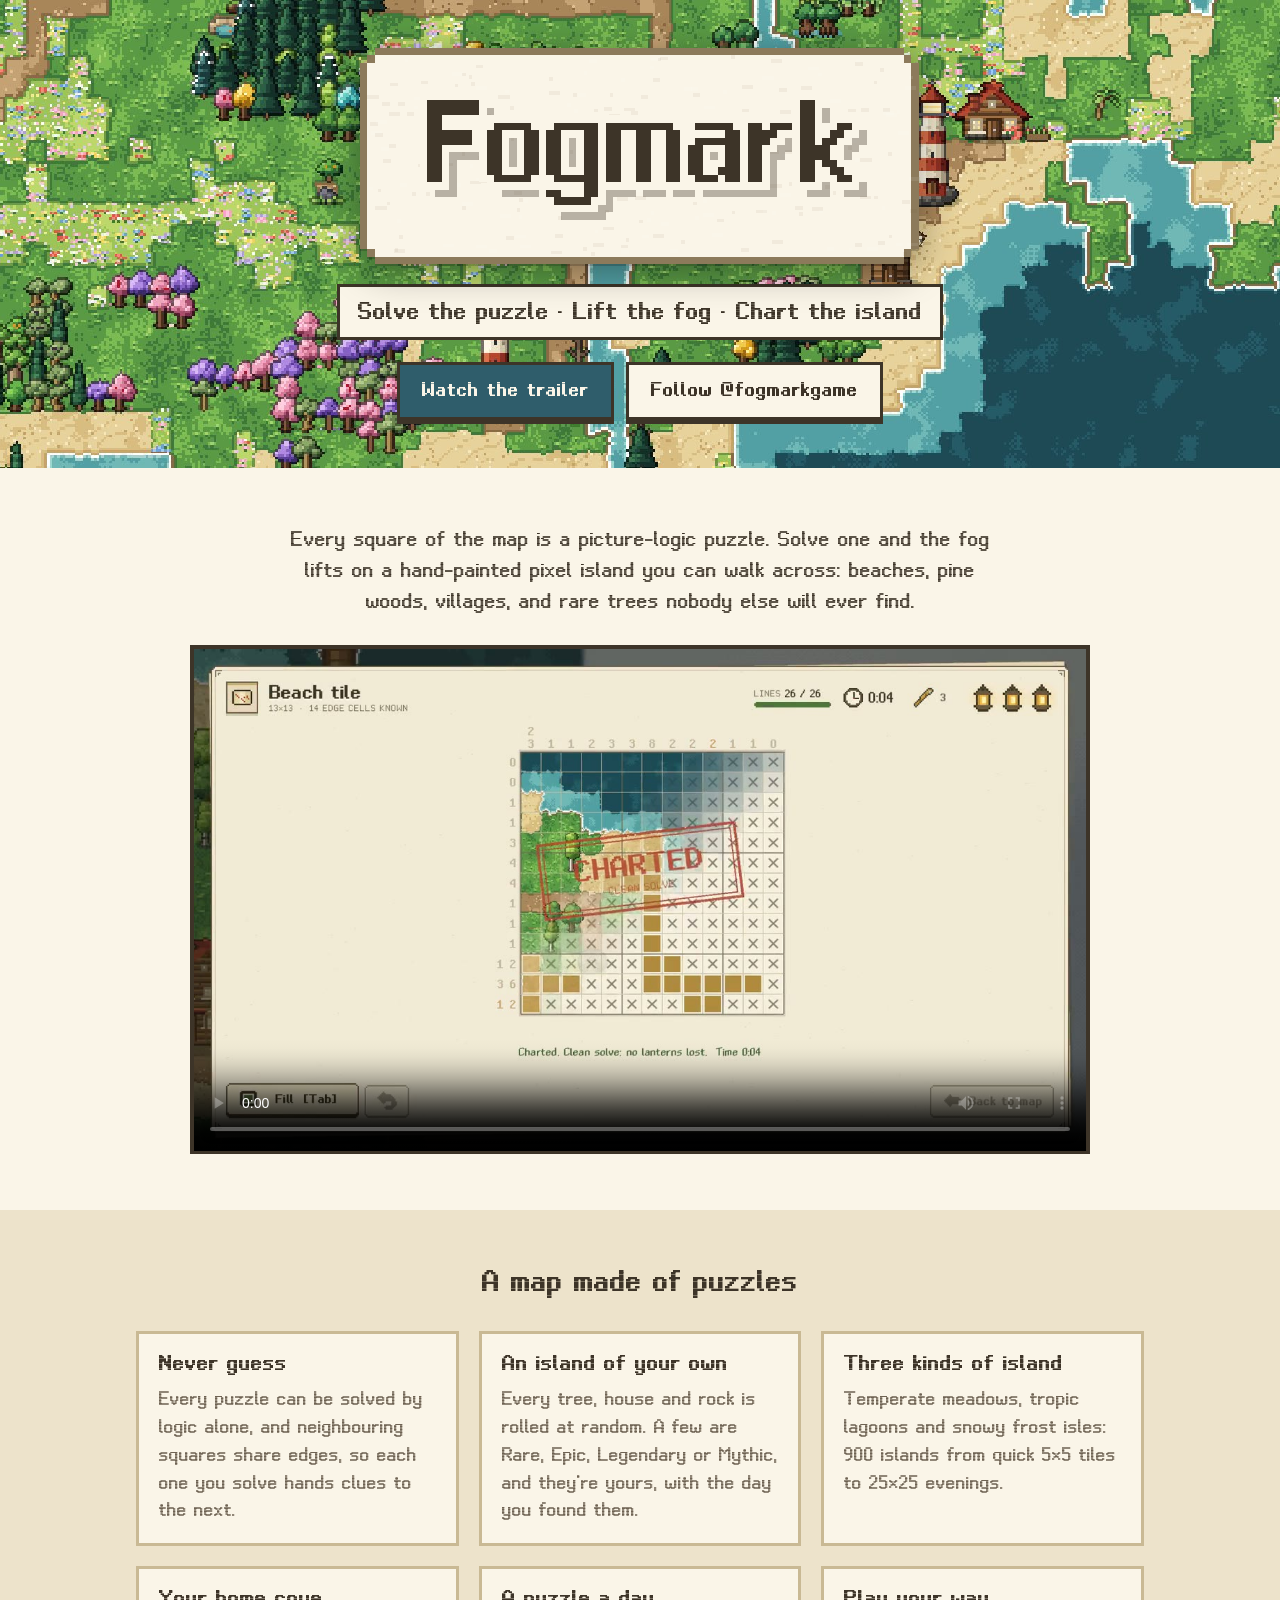
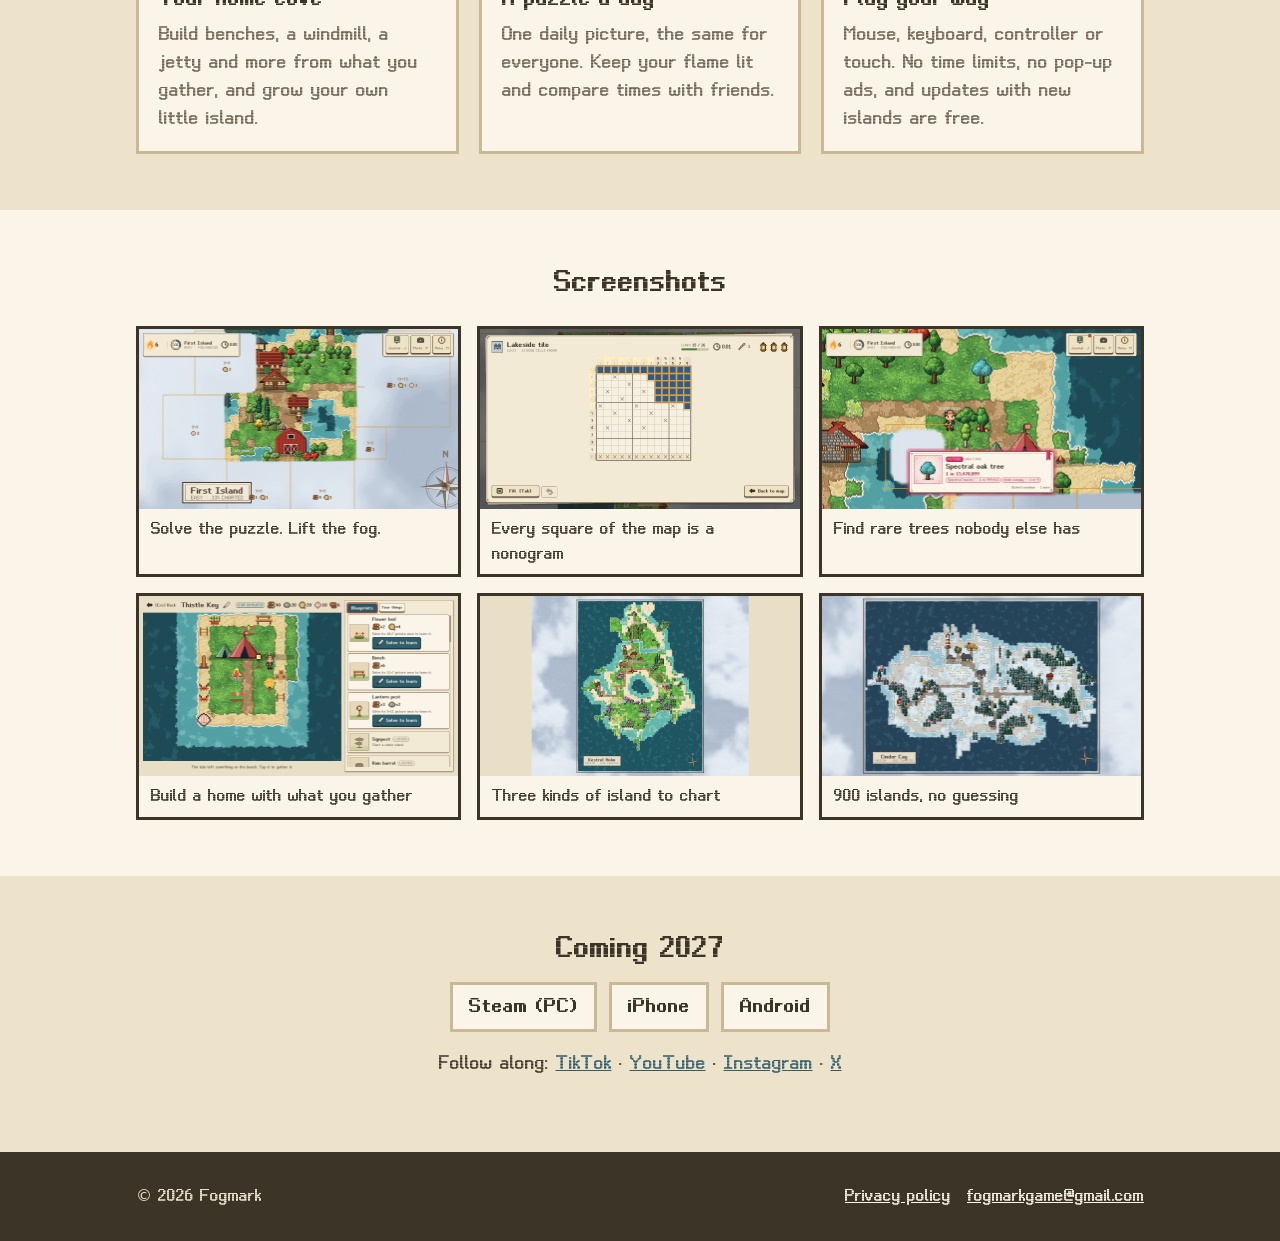
<file: index.html>
<!doctype html>
<html lang="en">
<head>
<meta charset="utf-8">
<meta name="viewport" content="width=device-width, initial-scale=1">
<title>Fogmark: a cozy nonogram island game</title>
<meta name="description" content="Solve the puzzle · Lift the fog · Chart the island. Every square of the map is a nonogram. Coming to Steam, iPhone and Android.">
<meta property="og:title" content="Fogmark">
<meta property="og:description" content="Solve the puzzle · Lift the fog · Chart the island. Every square of the map is a nonogram.">
<meta property="og:image" content="https://fogmarkgame.com/img/share.jpg">
<meta property="og:url" content="https://fogmarkgame.com/">
<meta name="twitter:card" content="summary_large_image">
<link rel="icon" href="favicon.png">
<link rel="apple-touch-icon" href="apple-touch-icon.png">
<link rel="stylesheet" href="style.css">
</head>
<body>

<header class="hero">
  <div>
    <h1 style="margin:0"><img class="logo" src="img/logo.png" alt="Fogmark" width="1052" height="409"></h1>
    <div class="tagline">Solve the puzzle · Lift the fog · Chart the island</div>
    <div class="cta">
      <!-- When the Steam page is live: href="https://store.steampowered.com/app/APP_ID/Fogmark/" and text "Wishlist on Steam" -->
      <a class="button" href="#trailer">Watch the trailer</a>
      <a class="button light" href="https://www.tiktok.com/@fogmarkgame">Follow @fogmarkgame</a>
    </div>
  </div>
</header>

<section class="paper" id="trailer">
  <div class="wrap">
    <p class="lede">Every square of the map is a picture-logic puzzle. Solve one and the fog lifts on a hand-painted pixel island you can walk across: beaches, pine woods, villages, and rare trees nobody else will ever find.</p>
    <div class="video" style="margin-top:28px">
      <video controls playsinline preload="metadata" poster="img/trailer_poster.jpg" width="1280" height="720">
        <source src="media/trailer.mp4" type="video/mp4">
      </video>
    </div>
  </div>
</section>

<section>
  <div class="wrap">
    <h2 style="text-align:center">A map made of puzzles</h2>
    <div class="features">
      <div class="card"><h3>Never guess</h3><p>Every puzzle can be solved by logic alone, and neighbouring squares share edges, so each one you solve hands clues to the next.</p></div>
      <div class="card"><h3>An island of your own</h3><p>Every tree, house and rock is rolled at random. A few are Rare, Epic, Legendary or Mythic, and they're yours, with the day you found them.</p></div>
      <div class="card"><h3>Three kinds of island</h3><p>Temperate meadows, tropic lagoons and snowy frost isles: 900 islands from quick 5×5 tiles to 25×25 evenings.</p></div>
      <div class="card"><h3>Your home cove</h3><p>Build benches, a windmill, a jetty and more from what you gather, and grow your own little island.</p></div>
      <div class="card"><h3>A puzzle a day</h3><p>One daily picture, the same for everyone. Keep your flame lit and compare times with friends.</p></div>
      <div class="card"><h3>Play your way</h3><p>Mouse, keyboard, controller or touch. No time limits, no pop-up ads, and updates with new islands are free.</p></div>
    </div>
  </div>
</section>

<section class="paper">
  <div class="wrap">
    <h2 style="text-align:center">Screenshots</h2>
    <div class="shots">
      <figure><img src="img/01_map.jpg" alt="A half-charted island with fog around it" loading="lazy" width="1280" height="720"><figcaption>Solve the puzzle. Lift the fog.</figcaption></figure>
      <figure><img src="img/02_puzzle.jpg" alt="A 13 by 13 nonogram most of the way solved" loading="lazy" width="1280" height="720"><figcaption>Every square of the map is a nonogram</figcaption></figure>
      <figure><img src="img/03_rare_find.jpg" alt="A Mythic spectral oak tree find card" loading="lazy" width="1280" height="720"><figcaption>Find rare trees nobody else has</figcaption></figure>
      <figure><img src="img/04_cove.jpg" alt="The home cove with things built" loading="lazy" width="1280" height="720"><figcaption>Build a home with what you gather</figcaption></figure>
      <figure><img src="img/05_tropic.jpg" alt="A charted tropic island" loading="lazy" width="1280" height="720"><figcaption>Three kinds of island to chart</figcaption></figure>
      <figure><img src="img/08_frost.jpg" alt="A charted snowy frost island" loading="lazy" width="1280" height="720"><figcaption>900 islands, no guessing</figcaption></figure>
    </div>
  </div>
</section>

<section class="platforms">
  <div class="wrap">
    <h2>Coming 2027</h2>
    <ul><li>Steam (PC)</li><li>iPhone</li><li>Android</li></ul>
    <p>Follow along: <a href="https://www.tiktok.com/@fogmarkgame">TikTok</a> · <a href="https://www.youtube.com/@fogmarkgame">YouTube</a> · <a href="https://www.instagram.com/fogmarkgame">Instagram</a> · <a href="https://x.com/fogmarkgame">X</a></p>
  </div>
</section>

<footer>
  <div class="wrap row">
    <div>© 2026 Fogmark</div>
    <nav><a href="privacy.html">Privacy policy</a><a href="mailto:fogmarkgame@gmail.com">fogmarkgame@gmail.com</a></nav>
  </div>
</footer>

</body>
</html>
</file>
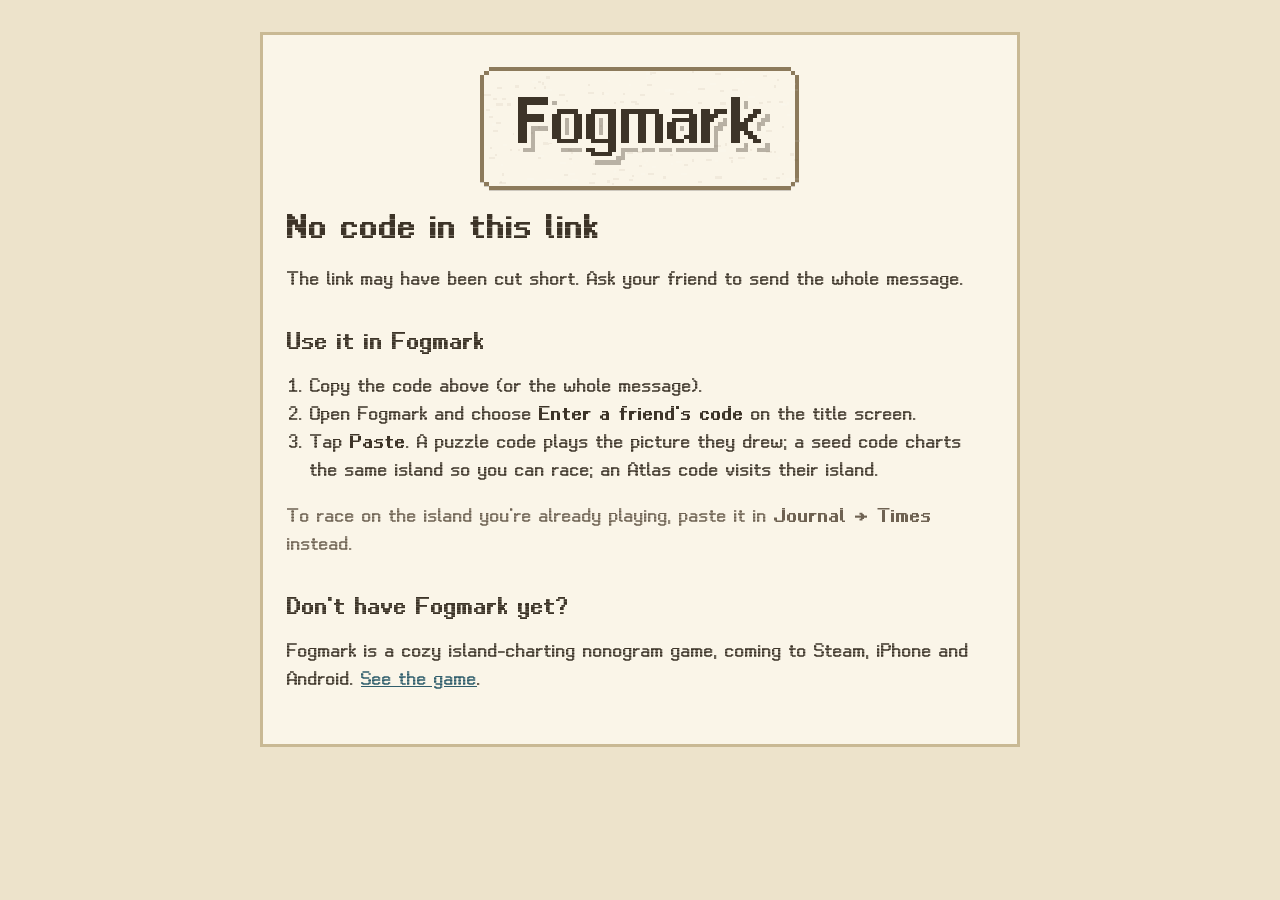
<file: code.html>
<!doctype html>
<html lang="en">
<head>
<meta charset="utf-8">
<meta name="viewport" content="width=device-width, initial-scale=1">
<title>A Fogmark code</title>
<meta name="description" content="A friend shared their Fogmark island. Copy the code and enter it in the game.">
<meta property="og:title" content="A friend shared something from Fogmark">
<meta property="og:description" content="Copy the code, then open Fogmark and enter it: play the puzzle they drew, chart the same island, visit theirs or race their times.">
<meta property="og:image" content="https://fogmarkgame.com/img/share.jpg">
<meta name="robots" content="noindex">
<link rel="icon" href="favicon.png">
<link rel="stylesheet" href="style.css">
<style>
  .code { background: #fff; border: 3px solid var(--ink); padding: 12px 14px; margin: 10px 0 4px;
    font: 700 20px/1.3 ui-monospace, Menlo, Consolas, monospace; word-break: break-all; user-select: all; }
  .kind { color: var(--ink-soft); font-size: 15px; margin: 18px 0 0; }
  .doc .button { cursor: pointer; font: inherit; font-weight: 700; margin-top: 8px; }
  .doc ol { padding-left: 1.3em; }
  .none { display: none; }
</style>
</head>
<body>
<main class="doc">
  <img src="img/logo.png" alt="Fogmark" style="width:min(320px,70vw);image-rendering:pixelated;margin:0 auto 18px">
  <h1 id="title">A friend shared something from Fogmark</h1>
  <div id="codes"></div>
  <button class="button" id="copy" type="button">Copy the code</button>
  <p id="copied" class="muted"></p>

  <h2>Use it in Fogmark</h2>
  <ol>
    <li>Copy the code above (or the whole message).</li>
    <li>Open Fogmark and choose <strong>Enter a friend's code</strong> on the title screen.</li>
    <li>Tap <strong>Paste</strong>. A puzzle code plays the picture they drew; a seed code charts the same island so you can race; an Atlas code visits their island.</li>
  </ol>
  <p class="muted">To race on the island you're already playing, paste it in <strong>Journal → Times</strong> instead.</p>

  <h2>Don't have Fogmark yet?</h2>
  <p>Fogmark is a cozy island-charting nonogram game, coming to Steam, iPhone and Android. <a href="index.html">See the game</a>.</p>
</main>
<script>
(function () {
  // Codes ride in the link's #fragment, which never reaches the server.
  var raw = decodeURIComponent(location.hash.slice(1));
  var codes = raw.split(',').map(function (c) { return c.toUpperCase().replace(/[^A-Z0-9-]/g, '').slice(0, 200); })
    .filter(function (c) { return /^(FOG|HUSH)-/.test(c); });
  var box = document.getElementById('codes');
  var copy = document.getElementById('copy');
  if (!codes.length) {
    document.getElementById('title').textContent = 'No code in this link';
    box.innerHTML = '<p>The link may have been cut short. Ask your friend to send the whole message.</p>';
    copy.classList.add('none');
    return;
  }
  codes.forEach(function (c) {
    var kind = document.createElement('p');
    kind.className = 'kind';
    kind.textContent = c.replace(/-/g, '').length <= 12 ? 'Seed code: chart an island like theirs' : 'A puzzle, Atlas or times code';
    var el = document.createElement('div');
    el.className = 'code';
    el.textContent = c;
    if (codes.length > 1) box.appendChild(kind);
    box.appendChild(el);
  });
  if (codes.length > 1) copy.textContent = 'Copy the codes';
  copy.addEventListener('click', function () {
    var text = codes.join('\n');
    var said = document.getElementById('copied');
    function done() { said.textContent = 'Copied. Now open Fogmark and tap Paste.'; }
    if (navigator.clipboard && navigator.clipboard.writeText)
      navigator.clipboard.writeText(text).then(done, function () { said.textContent = 'Long-press the code to copy it.'; });
    else said.textContent = 'Long-press the code to copy it.';
  });
})();
</script>
</body>
</html>
</file>
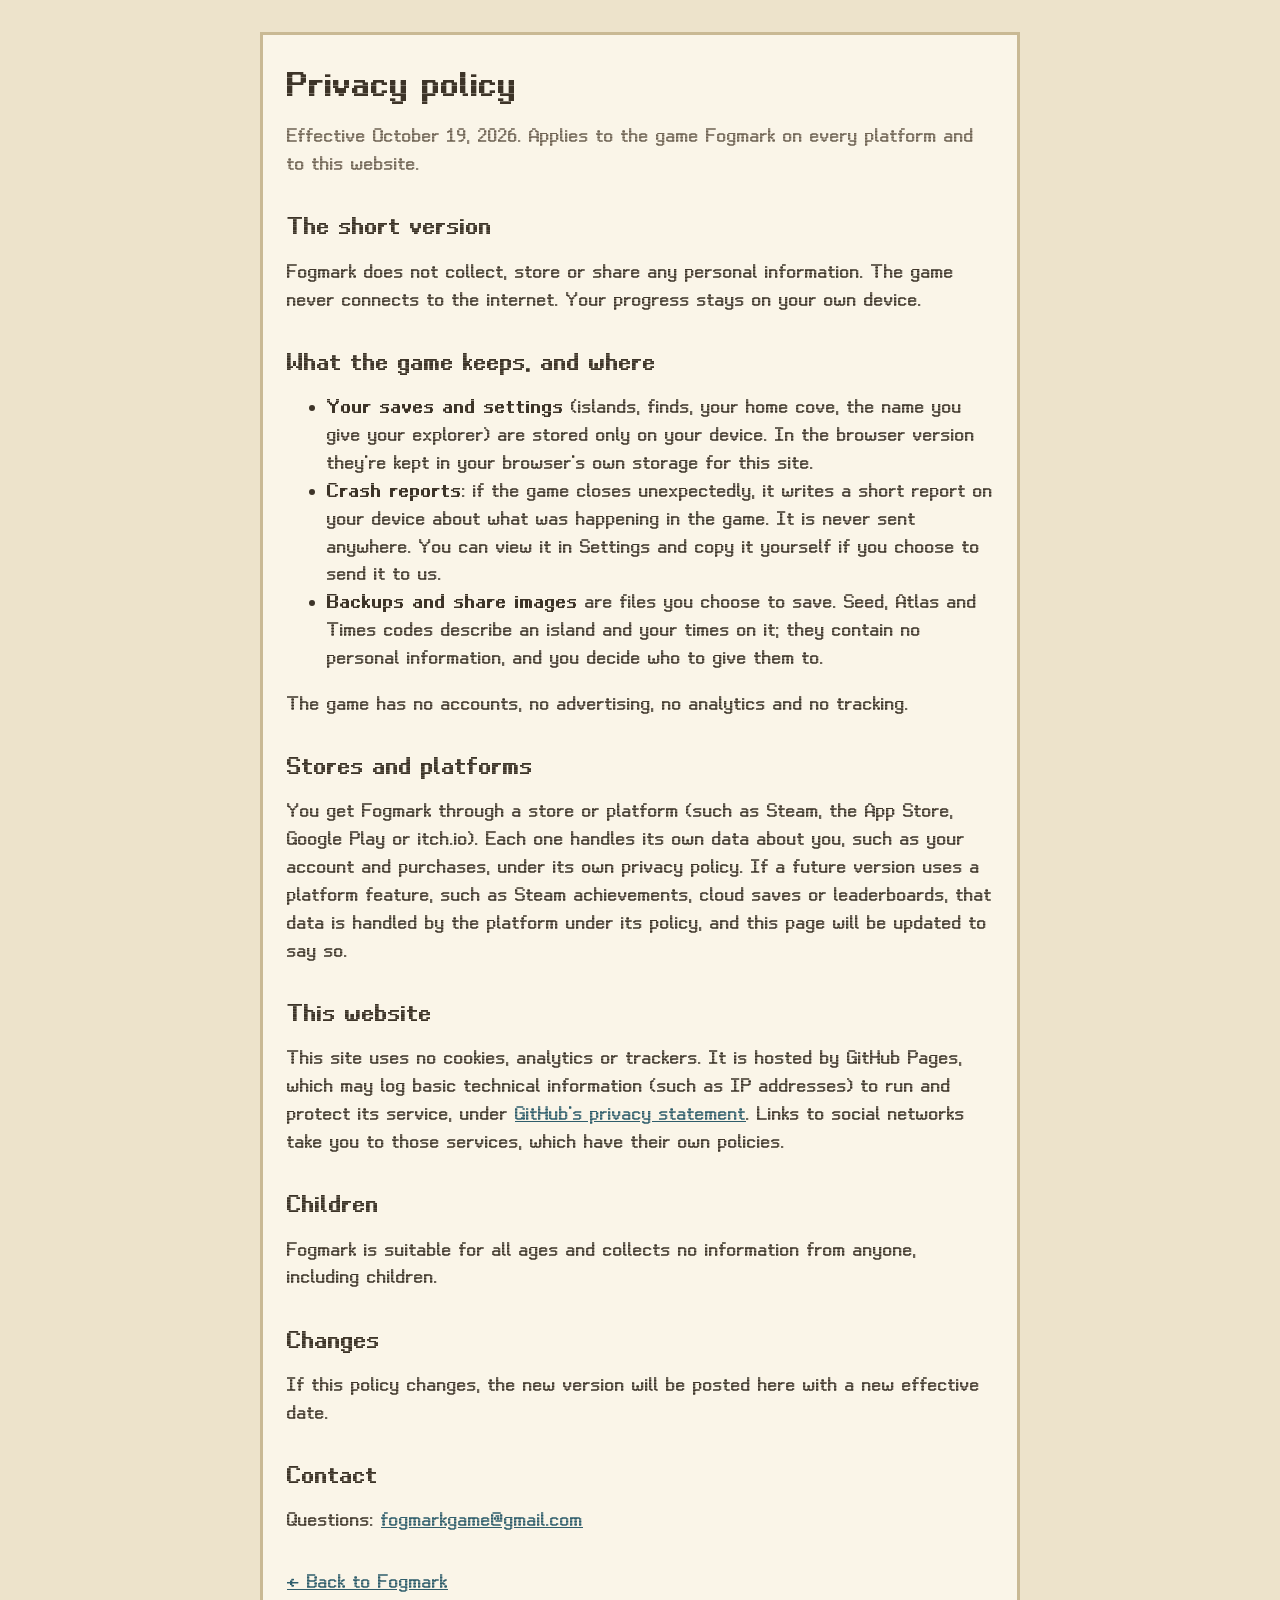
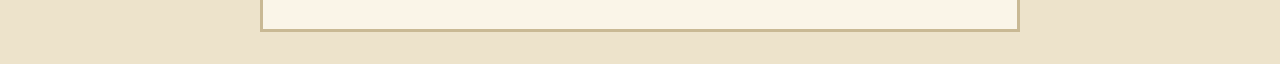
<file: privacy.html>
<!doctype html>
<html lang="en">
<head>
<meta charset="utf-8">
<meta name="viewport" content="width=device-width, initial-scale=1">
<title>Fogmark privacy policy</title>
<meta name="description" content="Fogmark collects no personal data. Your saves stay on your device.">
<link rel="icon" href="favicon.png">
<link rel="stylesheet" href="style.css">
</head>
<body>
<main class="doc">
  <h1>Privacy policy</h1>
  <p class="muted">Effective October 19, 2026. Applies to the game Fogmark on every platform and to this website.</p>

  <h2>The short version</h2>
  <p>Fogmark does not collect, store or share any personal information. The game never connects to the internet. Your progress stays on your own device.</p>

  <h2>What the game keeps, and where</h2>
  <ul>
    <li><strong>Your saves and settings</strong> (islands, finds, your home cove, the name you give your explorer) are stored only on your device. In the browser version they're kept in your browser's own storage for this site.</li>
    <li><strong>Crash reports</strong>: if the game closes unexpectedly, it writes a short report on your device about what was happening in the game. It is never sent anywhere. You can view it in Settings and copy it yourself if you choose to send it to us.</li>
    <li><strong>Backups and share images</strong> are files you choose to save. Seed, Atlas and Times codes describe an island and your times on it; they contain no personal information, and you decide who to give them to.</li>
  </ul>
  <p>The game has no accounts, no advertising, no analytics and no tracking.</p>

  <h2>Stores and platforms</h2>
  <p>You get Fogmark through a store or platform (such as Steam, the App Store, Google Play or itch.io). Each one handles its own data about you, such as your account and purchases, under its own privacy policy. If a future version uses a platform feature, such as Steam achievements, cloud saves or leaderboards, that data is handled by the platform under its policy, and this page will be updated to say so.</p>

  <h2>This website</h2>
  <p>This site uses no cookies, analytics or trackers. It is hosted by GitHub Pages, which may log basic technical information (such as IP addresses) to run and protect its service, under <a href="https://docs.github.com/en/site-policy/privacy-policies/github-general-privacy-statement">GitHub's privacy statement</a>. Links to social networks take you to those services, which have their own policies.</p>

  <h2>Children</h2>
  <p>Fogmark is suitable for all ages and collects no information from anyone, including children.</p>

  <h2>Changes</h2>
  <p>If this policy changes, the new version will be posted here with a new effective date.</p>

  <h2>Contact</h2>
  <p>Questions: <a href="mailto:fogmarkgame@gmail.com">fogmarkgame@gmail.com</a></p>

  <a class="back" href="index.html">← Back to Fogmark</a>
</main>
</body>
</html>
</file>
<file: style.css>
@font-face { font-family: "Fogmark"; src: url("fonts/FogmarkBold.ttf") format("truetype"); font-weight: 700; font-display: swap; }
@font-face { font-family: "Fogmark"; src: url("fonts/FogmarkMedium.ttf") format("truetype"); font-weight: 400; font-display: swap; }

:root {
  --paper: #faf5e8;
  --paper-dark: #ede3cb;
  --ink: #3d3428;
  --ink-soft: #6e6252;
  --sea: #2f5d6b;
  --sea-dark: #244a58;
  --wax: #b5482f;
  --border: #c9b994;
}

* { box-sizing: border-box; }
html { -webkit-text-size-adjust: 100%; }
body {
  margin: 0;
  background: var(--paper-dark);
  color: var(--ink);
  font: 400 18px/1.55 "Fogmark", ui-rounded, system-ui, sans-serif;
}
img, video { max-width: 100%; height: auto; display: block; }
a { color: var(--sea); }
h1, h2, h3 { font-weight: 700; line-height: 1.2; margin: 0 0 .5em; }

.wrap { max-width: 1040px; margin: 0 auto; padding: 0 16px; }

/* Hero: the charted island, the logo plate on it. */
.hero {
  position: relative;
  background: var(--sea-dark) url("img/hero.jpg") center / cover no-repeat;
  image-rendering: pixelated;
  min-height: 420px;
  display: grid;
  place-items: center;
  padding: 48px 16px;
  text-align: center;
}
.hero .logo { width: min(560px, 86vw); image-rendering: pixelated; margin: 0 auto; filter: drop-shadow(0 8px 18px rgba(0,0,0,.35)); }
.tagline {
  display: inline-block;
  margin-top: 18px;
  background: var(--paper);
  border: 3px solid var(--ink);
  padding: 8px 18px;
  font-weight: 700;
  font-size: clamp(16px, 2.6vw, 22px);
}
.cta { margin-top: 22px; display: flex; gap: 12px; justify-content: center; flex-wrap: wrap; }
.button {
  display: inline-block;
  padding: 12px 22px;
  font-weight: 700;
  text-decoration: none;
  border: 3px solid var(--ink);
  box-shadow: 0 4px 0 var(--ink);
  background: var(--sea);
  color: var(--paper);
}
.button.light { background: var(--paper); color: var(--ink); }
.button:active { transform: translateY(3px); box-shadow: 0 1px 0 var(--ink); }

section { padding: 56px 0; }
section.paper { background: var(--paper); }
.lede { font-size: 20px; max-width: 720px; margin: 0 auto; text-align: center; }

.video { max-width: 900px; margin: 0 auto; border: 4px solid var(--ink); background: #000; }
.video video { width: 100%; height: auto; }

.features { display: grid; grid-template-columns: repeat(auto-fit, minmax(260px, 1fr)); gap: 20px; margin-top: 32px; }
.card { background: var(--paper); border: 3px solid var(--border); padding: 18px 20px; }
.card h3 { font-size: 20px; }
.card p { margin: 0; color: var(--ink-soft); }

.shots { display: grid; grid-template-columns: repeat(auto-fit, minmax(300px, 1fr)); gap: 16px; margin-top: 28px; }
.shots figure { margin: 0; background: var(--paper); border: 3px solid var(--ink); }
.shots figcaption { padding: 8px 12px; font-size: 16px; }

.platforms { text-align: center; }
.platforms ul { list-style: none; padding: 0; display: flex; gap: 12px; justify-content: center; flex-wrap: wrap; }
.platforms li { background: var(--paper); border: 3px solid var(--border); padding: 8px 16px; font-weight: 700; }

footer { background: var(--ink); color: var(--paper-dark); padding: 32px 0; font-size: 16px; }
footer a { color: var(--paper); }
footer .row { display: flex; gap: 18px; flex-wrap: wrap; justify-content: space-between; align-items: center; }
footer nav { display: flex; gap: 16px; flex-wrap: wrap; }

/* Privacy page */
.doc { background: var(--paper); max-width: 760px; margin: 32px auto; padding: 32px 24px; border: 3px solid var(--border); }
.doc h1 { font-size: 32px; }
.doc h2 { font-size: 22px; margin-top: 1.6em; }
.doc .muted { color: var(--ink-soft); }
.back { display: inline-block; margin-top: 16px; }
</file>
